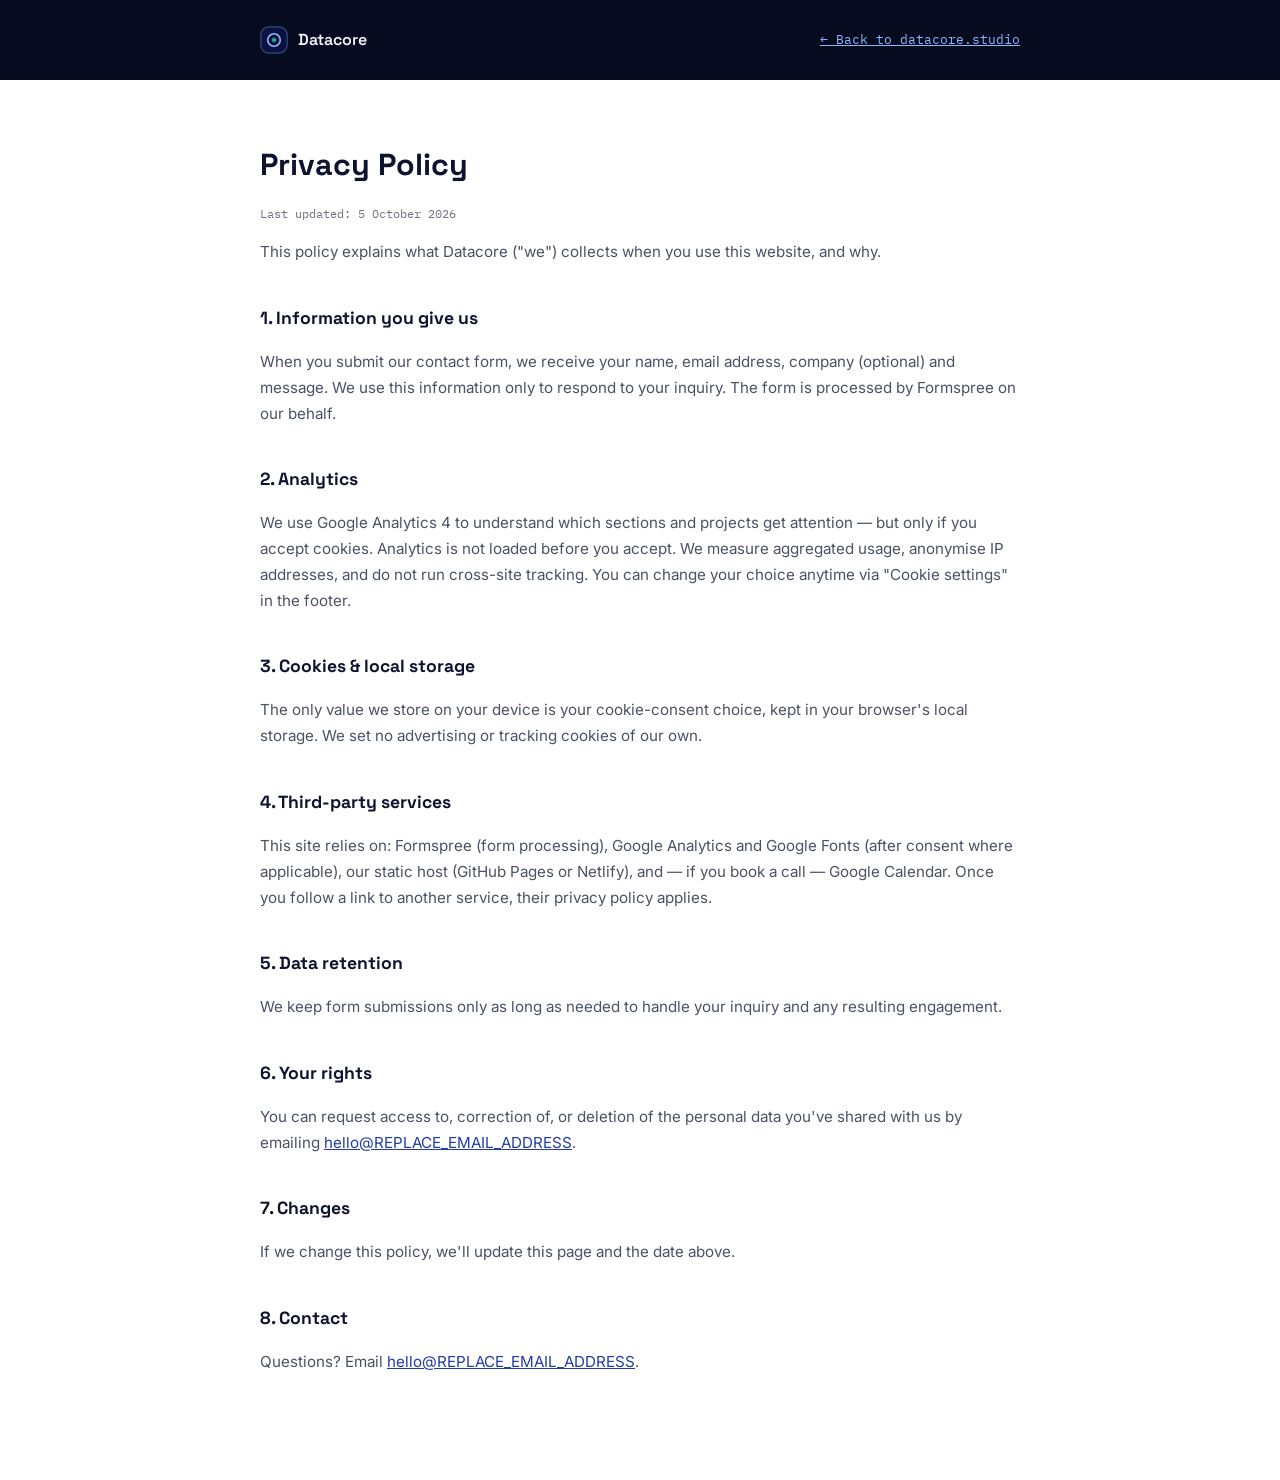
<file: privacy.html>
<!DOCTYPE html>
<html lang="en">
<head>
<!-- TEAM NOTE: template only — get legal review for your markets before launch (PRD §6). -->
<meta charset="utf-8">
<meta name="viewport" content="width=device-width, initial-scale=1">
<title>Privacy Policy — Datacore</title>
<meta name="description" content="How Datacore handles the information you share with us.">
<link rel="icon" href="data:image/svg+xml,%3Csvg xmlns='http://www.w3.org/2000/svg' viewBox='0 0 34 34'%3E%3Crect width='34' height='34' rx='9' fill='%23070B1F'/%3E%3Ccircle cx='17' cy='17' r='8' fill='none' stroke='%238DB8FF' stroke-width='2.5'/%3E%3Ccircle cx='17' cy='17' r='3' fill='%232A9D9A'/%3E%3C/svg%3E">
<link rel="preconnect" href="https://fonts.googleapis.com"><link rel="preconnect" href="https://fonts.gstatic.com" crossorigin>
<link href="https://fonts.googleapis.com/css2?family=Space+Grotesk:wght@600&family=Inter:wght@400;500&family=IBM+Plex+Mono:wght@500&display=swap" rel="stylesheet">
<style>
body{font-family:Inter,system-ui,sans-serif;color:#232A3B;background:#fff;line-height:1.7;margin:0}
.top{background:#070B1F;padding:26px 0}
.top .in{max-width:760px;margin:0 auto;padding:0 22px;display:flex;justify-content:space-between;align-items:center;gap:16px;flex-wrap:wrap}
.brand{display:inline-flex;align-items:center;gap:10px;font-family:'Space Grotesk';font-weight:600;color:#F1F5FF}
.back{font-family:'IBM Plex Mono';font-size:.8rem;color:#8DB8FF}
.wrap{max-width:760px;margin:0 auto;padding:48px 22px 90px}
h1{font-family:'Space Grotesk';font-size:1.9rem;color:#0E1330;line-height:1.15}
.updated{font-family:'IBM Plex Mono';font-size:.75rem;color:#6B7280;margin-top:8px}
h2{font-family:'Space Grotesk';font-size:1.1rem;color:#0E1330;margin:2.2em 0 .5em}
p,li{color:#4A5265;font-size:.95rem}
a{color:#223CA8}
</style>
</head>
<body>
<header class="top"><div class="in">
  <span class="brand"><svg width="28" height="28" viewBox="0 0 34 34" aria-hidden="true"><rect x="1" y="1" width="32" height="32" rx="10" fill="#0B1240" stroke="rgba(141,184,255,.35)" stroke-width="1.5"/><circle cx="17" cy="17" r="7.6" fill="none" stroke="#8DB8FF" stroke-width="2"/><circle cx="17" cy="17" r="2.7" fill="#2A9D9A"/></svg>Datacore</span>
  <a class="back" href="index.html">← Back to datacore.studio</a>
</div></header>
<main class="wrap">
  <h1>Privacy Policy</h1>
  <p class="updated">Last updated: 5 October 2026 <!-- update on change --></p>
  <p>This policy explains what Datacore ("we") collects when you use this website, and why.</p>

  <h2>1. Information you give us</h2>
  <p>When you submit our contact form, we receive your name, email address, company (optional) and message. We use this information only to respond to your inquiry. The form is processed by Formspree on our behalf.</p>

  <h2>2. Analytics</h2>
  <p>We use Google Analytics 4 to understand which sections and projects get attention — but only if you accept cookies. Analytics is not loaded before you accept. We measure aggregated usage, anonymise IP addresses, and do not run cross-site tracking. You can change your choice anytime via "Cookie settings" in the footer.</p>

  <h2>3. Cookies &amp; local storage</h2>
  <p>The only value we store on your device is your cookie-consent choice, kept in your browser's local storage. We set no advertising or tracking cookies of our own.</p>

  <h2>4. Third-party services</h2>
  <p>This site relies on: Formspree (form processing), Google Analytics and Google Fonts (after consent where applicable), our static host (GitHub Pages or Netlify), and — if you book a call — Google Calendar. Once you follow a link to another service, their privacy policy applies.</p>

  <h2>5. Data retention</h2>
  <p>We keep form submissions only as long as needed to handle your inquiry and any resulting engagement.</p>

  <h2>6. Your rights</h2>
  <p>You can request access to, correction of, or deletion of the personal data you've shared with us by emailing <a href="mailto:hello@REPLACE_EMAIL_ADDRESS">hello@REPLACE_EMAIL_ADDRESS</a>.</p>

  <h2>7. Changes</h2>
  <p>If we change this policy, we'll update this page and the date above.</p>

  <h2>8. Contact</h2>
  <p>Questions? Email <a href="mailto:hello@REPLACE_EMAIL_ADDRESS">hello@REPLACE_EMAIL_ADDRESS</a>.</p>
</main>
</body>
</html>
</file>
